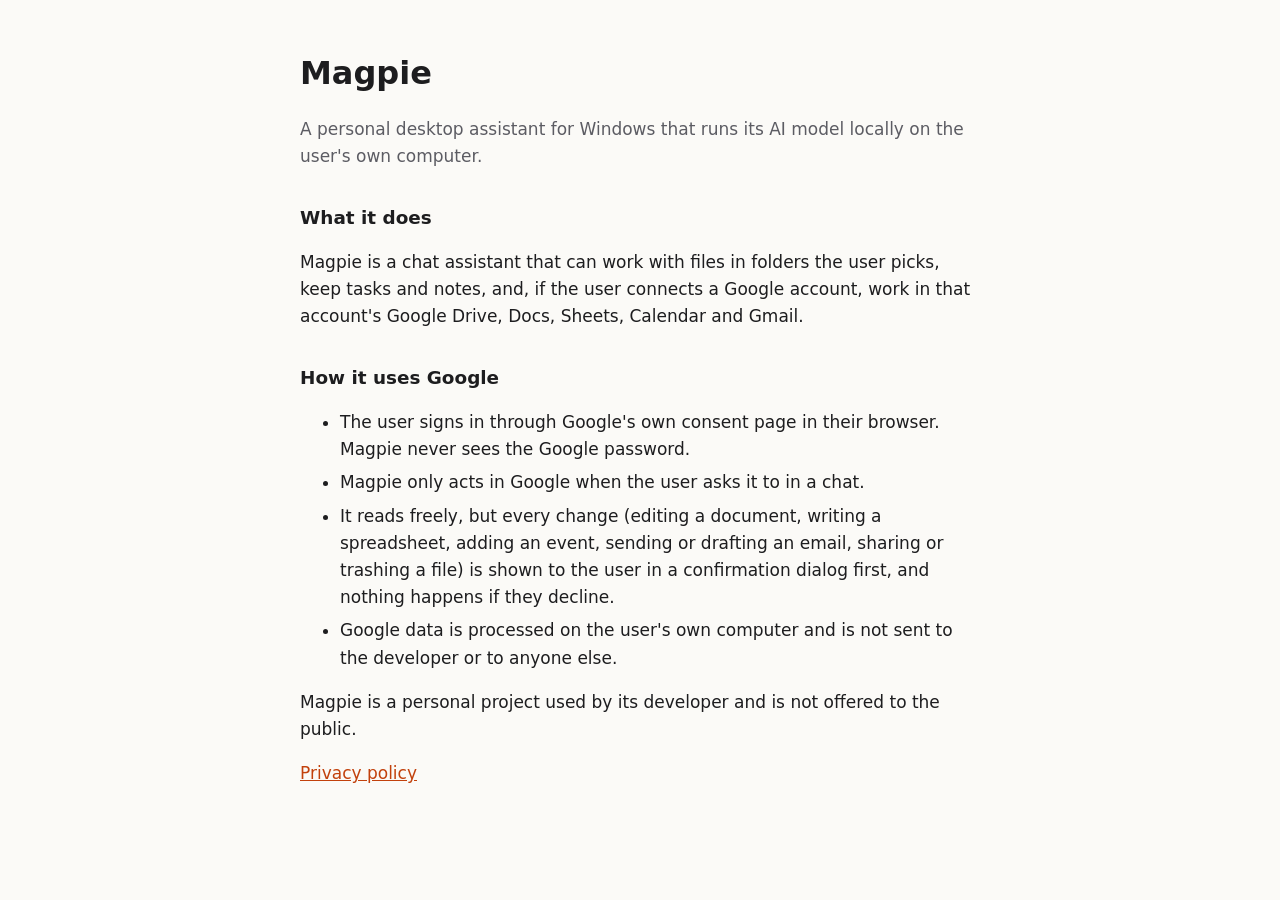
<file: index.html>
<!doctype html>
<html lang="en">
<head>
  <meta charset="utf-8">
  <meta name="viewport" content="width=device-width, initial-scale=1">
  <title>Magpie</title>
  <link rel="stylesheet" href="style.css">
</head>
<body>
  <main>
    <h1>Magpie</h1>
    <p class="lead">A personal desktop assistant for Windows that runs its AI model locally on the user's own computer.</p>

    <h2>What it does</h2>
    <p>Magpie is a chat assistant that can work with files in folders the user picks, keep tasks and notes, and, if the user connects a Google account, work in that account's Google Drive, Docs, Sheets, Calendar and Gmail.</p>

    <h2>How it uses Google</h2>
    <ul>
      <li>The user signs in through Google's own consent page in their browser. Magpie never sees the Google password.</li>
      <li>Magpie only acts in Google when the user asks it to in a chat.</li>
      <li>It reads freely, but every change (editing a document, writing a spreadsheet, adding an event, sending or drafting an email, sharing or trashing a file) is shown to the user in a confirmation dialog first, and nothing happens if they decline.</li>
      <li>Google data is processed on the user's own computer and is not sent to the developer or to anyone else.</li>
    </ul>

    <p>Magpie is a personal project used by its developer and is not offered to the public.</p>

    <p><a href="privacy.html">Privacy policy</a></p>
  </main>
</body>
</html>
</file>
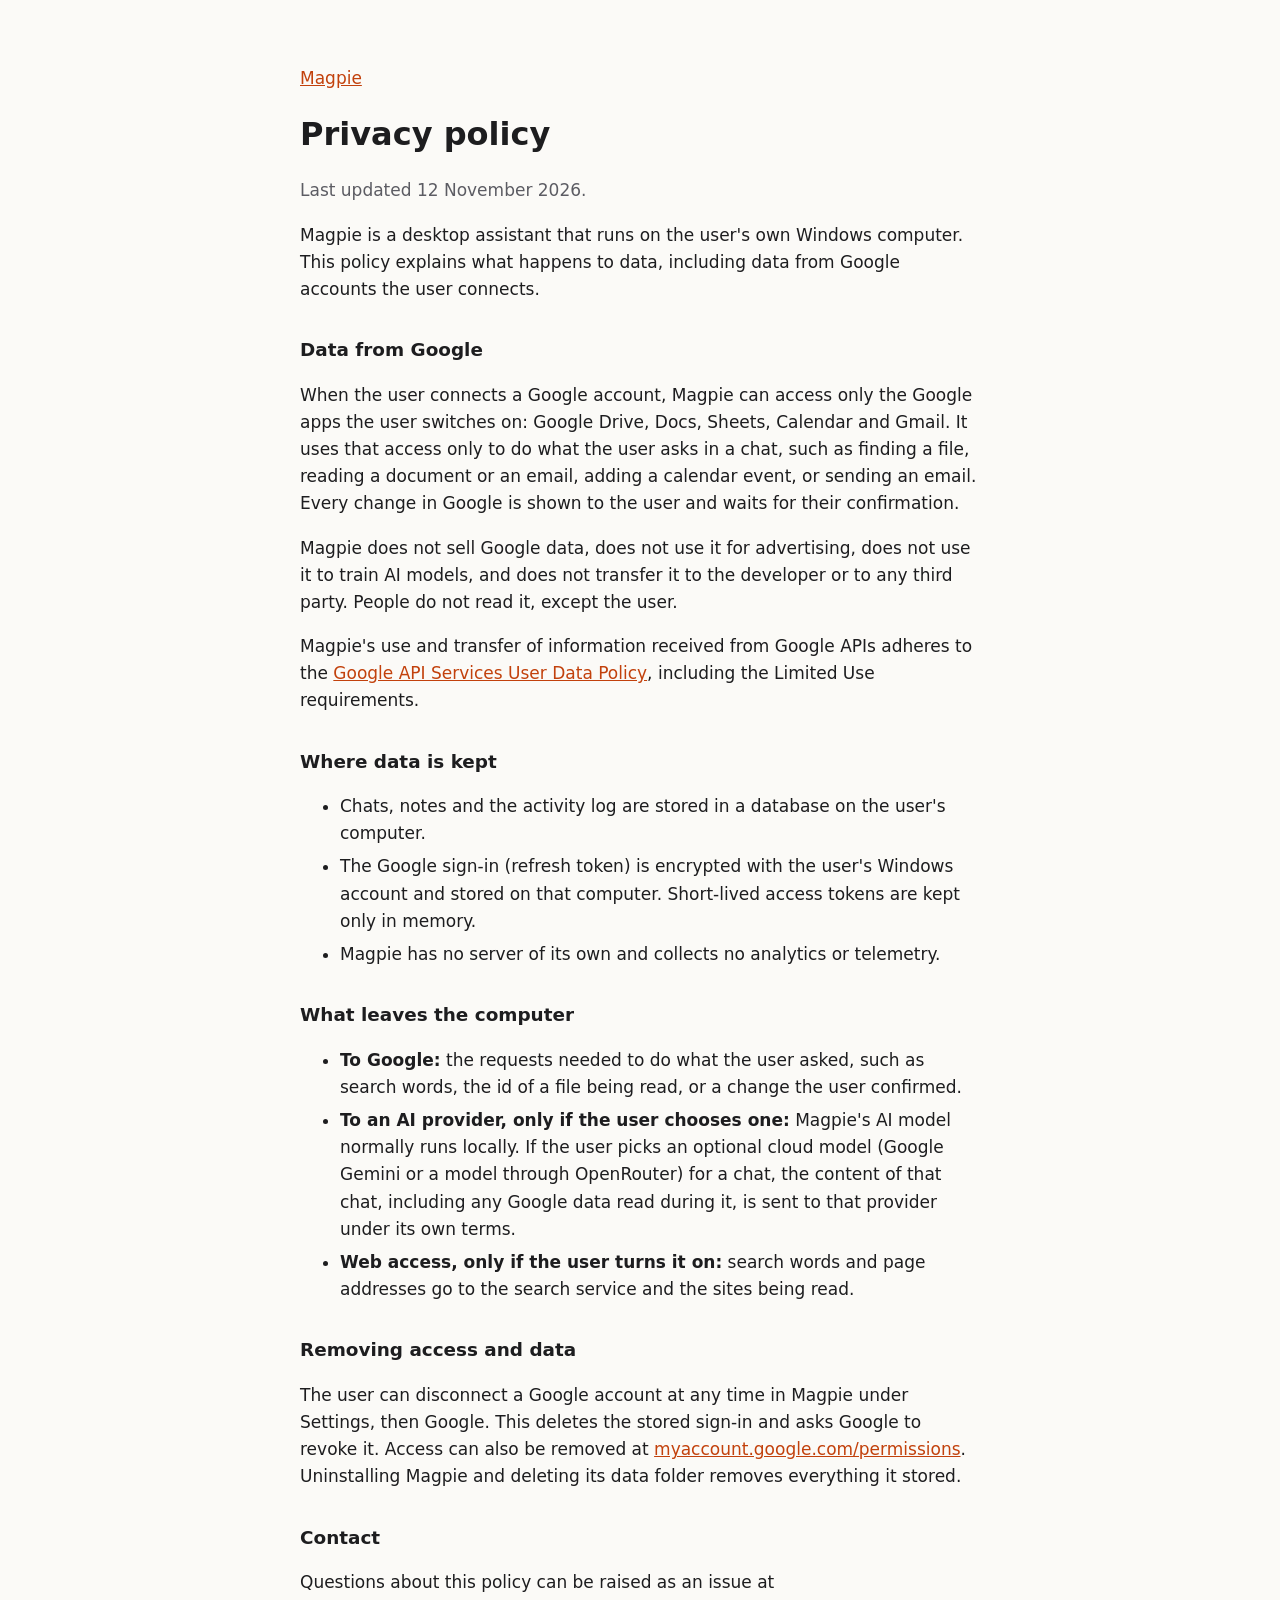
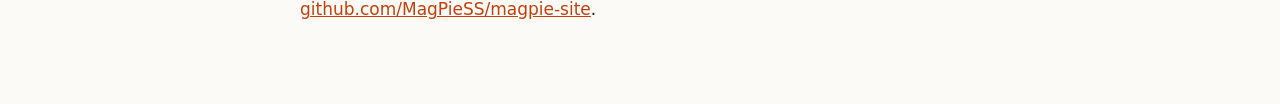
<file: privacy.html>
<!doctype html>
<html lang="en">
<head>
  <meta charset="utf-8">
  <meta name="viewport" content="width=device-width, initial-scale=1">
  <title>Magpie Privacy Policy</title>
  <link rel="stylesheet" href="style.css">
</head>
<body>
  <main>
    <p><a href="index.html">Magpie</a></p>
    <h1>Privacy policy</h1>
    <p class="lead">Last updated 12 November 2026.</p>

    <p>Magpie is a desktop assistant that runs on the user's own Windows computer. This policy explains what happens to data, including data from Google accounts the user connects.</p>

    <h2>Data from Google</h2>
    <p>When the user connects a Google account, Magpie can access only the Google apps the user switches on: Google Drive, Docs, Sheets, Calendar and Gmail. It uses that access only to do what the user asks in a chat, such as finding a file, reading a document or an email, adding a calendar event, or sending an email. Every change in Google is shown to the user and waits for their confirmation.</p>
    <p>Magpie does not sell Google data, does not use it for advertising, does not use it to train AI models, and does not transfer it to the developer or to any third party. People do not read it, except the user.</p>
    <p>Magpie's use and transfer of information received from Google APIs adheres to the <a href="https://developers.google.com/terms/api-services-user-data-policy">Google API Services User Data Policy</a>, including the Limited Use requirements.</p>

    <h2>Where data is kept</h2>
    <ul>
      <li>Chats, notes and the activity log are stored in a database on the user's computer.</li>
      <li>The Google sign-in (refresh token) is encrypted with the user's Windows account and stored on that computer. Short-lived access tokens are kept only in memory.</li>
      <li>Magpie has no server of its own and collects no analytics or telemetry.</li>
    </ul>

    <h2>What leaves the computer</h2>
    <ul>
      <li><strong>To Google:</strong> the requests needed to do what the user asked, such as search words, the id of a file being read, or a change the user confirmed.</li>
      <li><strong>To an AI provider, only if the user chooses one:</strong> Magpie's AI model normally runs locally. If the user picks an optional cloud model (Google Gemini or a model through OpenRouter) for a chat, the content of that chat, including any Google data read during it, is sent to that provider under its own terms.</li>
      <li><strong>Web access, only if the user turns it on:</strong> search words and page addresses go to the search service and the sites being read.</li>
    </ul>

    <h2>Removing access and data</h2>
    <p>The user can disconnect a Google account at any time in Magpie under Settings, then Google. This deletes the stored sign-in and asks Google to revoke it. Access can also be removed at <a href="https://myaccount.google.com/permissions">myaccount.google.com/permissions</a>. Uninstalling Magpie and deleting its data folder removes everything it stored.</p>

    <h2>Contact</h2>
    <p>Questions about this policy can be raised as an issue at <a href="https://github.com/MagPieSS/magpie-site/issues">github.com/MagPieSS/magpie-site</a>.</p>
  </main>
</body>
</html>
</file>
<file: style.css>
:root {
  --bg: #fbfaf7;
  --text: #1d1d1f;
  --muted: #5c5c63;
  --accent: #c2410c;
}

@media (prefers-color-scheme: dark) {
  :root {
    --bg: #141418;
    --text: #ececf1;
    --muted: #a3a3ad;
    --accent: #fb923c;
  }
}

body {
  margin: 0;
  background: var(--bg);
  color: var(--text);
  font: 17px/1.6 system-ui, -apple-system, "Segoe UI", sans-serif;
}

main {
  max-width: 680px;
  margin: 0 auto;
  padding: 48px 16px 64px;
}

h1 {
  margin: 0 0 8px;
  font-size: 2rem;
}

h2 {
  margin-top: 2rem;
  font-size: 1.15rem;
}

.lead {
  color: var(--muted);
}

a {
  color: var(--accent);
}

li {
  margin-bottom: 6px;
}
</file>
